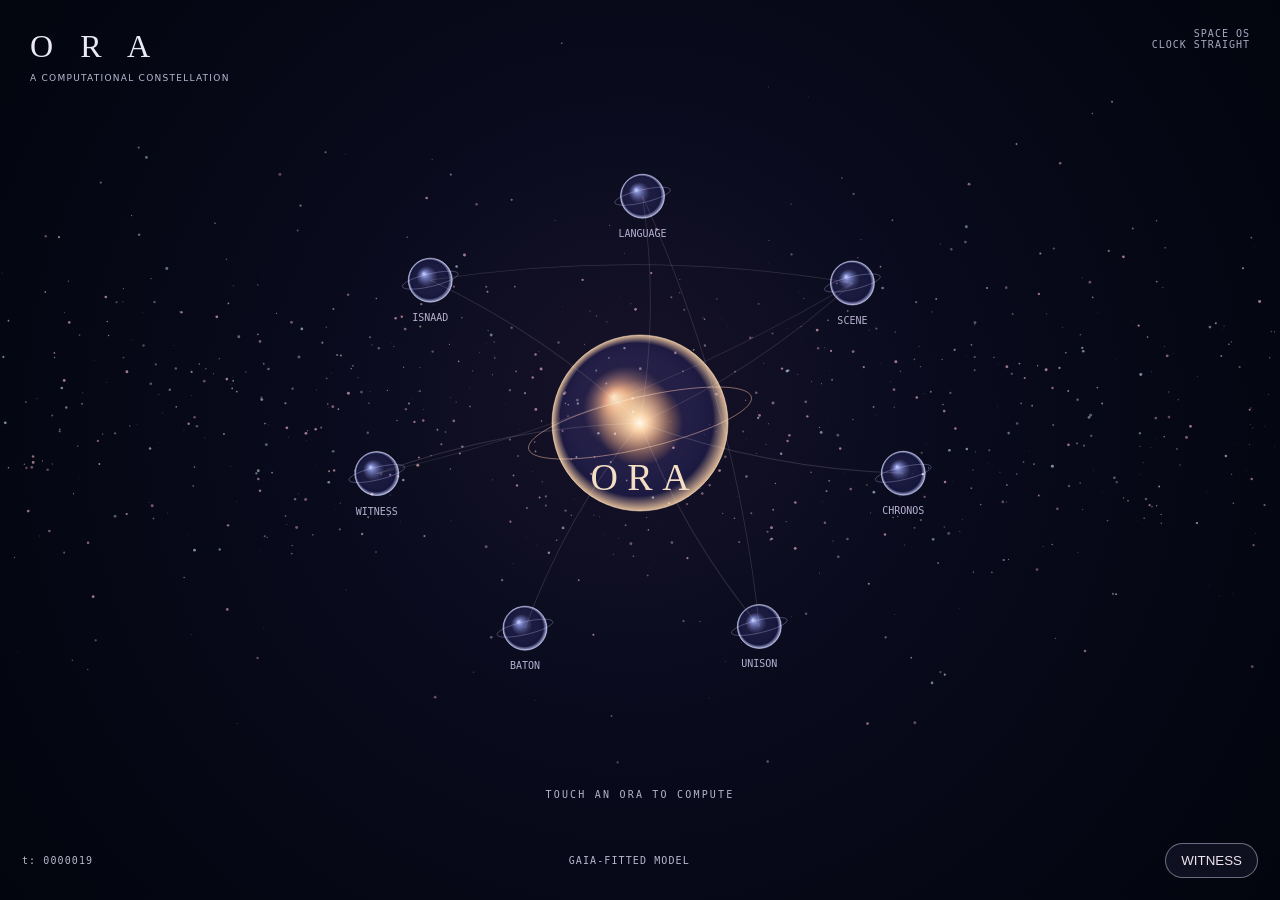
<file: packages/ora-cosmos/web/index.html>
<!doctype html><html lang="en"><head><meta charset="utf-8"><meta name="viewport" content="width=device-width,initial-scale=1,viewport-fit=cover"><meta name="theme-color" content="#040511"><title>ORA Space | Computational Cosmos</title><style>
:root{color-scheme:dark}*{box-sizing:border-box}html,body{width:100%;height:100%;overflow:hidden;overscroll-behavior:none;margin:0;background:#02030a;color:#ece9f7;font-family:system-ui,sans-serif}main{position:fixed;inset:0;overflow:hidden;touch-action:none;background:radial-gradient(ellipse at center,#17132d,#040513 65%,#010208)}canvas{position:absolute;inset:0;width:100%;height:100%;touch-action:none}.top{position:absolute;z-index:2;top:0;left:0;right:0;display:flex;align-items:flex-start;justify-content:space-between;padding:28px 30px;pointer-events:none}.name{font:32px Georgia,serif;letter-spacing:.3em}.name small{font:9px system-ui;letter-spacing:.14em;color:#b9bbd5;display:block;margin-top:8px}.small{font:10px monospace;color:#a9a7c1;letter-spacing:.1em;text-align:right}.foot{position:absolute;bottom:0;left:0;right:0;display:flex;justify-content:space-between;align-items:center;z-index:2;padding:17px 22px max(22px,env(safe-area-inset-bottom));font:10px monospace;letter-spacing:.11em;color:#b8b7cc}.foot button,.box button{background:#151629b3;border:1px solid #d4c5e080;color:#ede4ed;border-radius:28px;padding:9px 15px;cursor:pointer}.guide{position:absolute;z-index:1;bottom:100px;left:50%;transform:translateX(-50%);font:10px monospace;letter-spacing:.22em;color:#b7b3ca;text-align:center;white-space:nowrap}.box{position:absolute;right:22px;top:50%;transform:translateY(-50%);z-index:5;border:1px solid #bfabb482;border-radius:23px;padding:23px;background:#101226e8;max-height:68vh;overflow:auto;width:min(330px,calc(100% - 44px));backdrop-filter:blur(17px);touch-action:pan-y;box-shadow:0 20px 70px #000a}.box[hidden]{display:none}.box h2{font:30px Georgia,serif;margin:5px 0 10px}.box p{font:13px/1.6 system-ui;color:#c6c0d5}.box .tag{font:10px monospace;color:#dfc5a3;line-height:1.7;overflow-wrap:anywhere}.box pre{white-space:pre-wrap;overflow-wrap:anywhere;font:10px/1.5 monospace;color:#ccc8dc;max-height:125px;overflow:auto}.close{float:right}.box button{margin-top:13px}@media(max-width:650px){.top{padding:25px 20px}.name{font-size:27px}.small{font-size:8px}.guide{font-size:9px}.box{bottom:60px;top:auto;left:12px;right:12px;transform:none;width:auto;max-height:41vh;padding:15px 19px}.box h2{font-size:25px}.box p{margin:4px 0}.foot{font-size:9px}}@media(prefers-reduced-motion:reduce){*{animation:none!important}}
</style></head><body><main id="world" aria-label="Computational ORA Space, sky only"><canvas id="sky" aria-hidden="true"></canvas><div class="top"><div class="name">O R A<small>A COMPUTATIONAL CONSTELLATION</small></div><div class="small">SPACE OS<br>CLOCK STRAIGHT</div></div><div id="guide" class="guide">TOUCH AN ORA TO COMPUTE</div><section class="box" id="panel" hidden><button type="button" id="close" class="close" aria-label="Close">x</button><div class="tag" id="kind"></div><h2 id="title">ORA</h2><p id="goal"></p><div class="tag" id="state"></div><button id="compute" type="button">Compute preview</button><pre id="trace" aria-live="polite"></pre></section><footer class="foot"><span id="tick">t: 000000</span><span>GAIA-FITTED MODEL</span><button id="witness" type="button">WITNESS</button></footer></main>
<script>
"use strict";
// Source: akadaan310/isnaad / src/lib/cosmos/stellar.ts & data/sky/astrophysics.json.
// Derived Gaia DR3 FIT parameters; stars below are GENERATED MODEL SAMPLES, NOT Gaia source rows.
const LAW={source:"ISNAAD Gaia DR3 TAP fit",samples:{colorMagnitude:399993,teff:200000,disc:300000},hZPc:121,fitR2:0.977,epoch:2016,truth:"GENERATED_GAIA_FITTED_MODEL"};
const GAIA_DR3_COUNT=1811709771;
const ORAS=[
{id:"ora-sovereign",name:"ORA",role:"SOVEREIGN",op:"govern.constellation",goal:"Govern ORA identity, typed capability grants and continuity",state:"LOCAL_KERNEL"},
{id:"ora-language",name:"Language",role:"ORACLE",op:"language.inspect",goal:"Inspect script forms and grammar under source constraints",state:"LOCAL_PREVIEW"},
{id:"ora-scene",name:"Scene",role:"GENERATOR",op:"scene.generate",goal:"Compose deterministic Space OS scene recipes",state:"LOCAL_PREVIEW"},
{id:"ora-clock",name:"Chronos",role:"CLOCK",op:"clock.sample",goal:"Witness the shared 24 Hz logical timeline",state:"LOCAL_PREVIEW"},
{id:"ora-unison",name:"Unison",role:"COMPILER",op:"grammar.propose",goal:"Propose typed grammars without silently admitting them",state:"LOCAL_PREVIEW"},
{id:"ora-baton",name:"Baton",role:"CONTINUITY",op:"baton.offer",goal:"Negotiate an authenticated handoff and store receipts",state:"UNIMPLEMENTED"},
{id:"ora-witness",name:"Witness",role:"VERIFIER",op:"render.profile",goal:"Measure browser rendering speed without images or screenshots",state:"LOCAL_KERNEL"},
{id:"ora-space",name:"ISNAAD",role:"ASTROPHYSICS",op:"gaia.model",goal:"Explore a measured Gaia-derived galactic population model",state:"LOCAL_PREVIEW"}];
const EDGES=[["ora-sovereign","ora-language"],["ora-sovereign","ora-scene"],["ora-sovereign","ora-clock"],["ora-sovereign","ora-unison"],["ora-sovereign","ora-baton"],["ora-sovereign","ora-witness"],["ora-sovereign","ora-space"],["ora-scene","ora-space"],["ora-unison","ora-language"],["ora-witness","ora-scene"]];
const C=document.getElementById("sky"),ctx=C.getContext("2d",{alpha:false}),T=Math.PI*2;
const $=x=>document.getElementById(x),reduce=matchMedia("(prefers-reduced-motion:reduce)").matches;
const seedRand=(()=>{let x=41729;return()=>{x^=x<<13;x^=x>>>17;x^=x<<5;return(x>>>0)/4294967296}})();
const hist=[[-.4,228],[0,2259],[.4,3796],[.8,19360],[1.2,12868],[1.6,10478],[2,16874],[2.4,35616],[2.8,53708],[3.2,36688],[3.6,8229],[4,1324]];
function colorPick(){let s=hist.reduce((a,z)=>a+z[1],0),t=seedRand()*s;for(const [c,n]of hist){t-=n;if(t<=0)return c}return 1}
const stars=Array.from({length:900},(_,i)=>{let c=colorPick(),a=seedRand()*T,r=Math.sqrt(seedRand())*.72,z=-Math.log(Math.max(1e-8,1-seedRand()))*LAW.hZPc*(seedRand()<.5?-1:1);return{x:.5+Math.cos(a)*r*.9,y:.47+Math.sin(a)*r*.19+z/1700,mag:seedRand(),color:c,phase:seedRand()*T,truth:"GENERATED_NOT_OBSERVED"}});
const record={frameTimes:[],cpuMs:[],errors:0,events:[],last:null,frames:0,dpr:1,started:new Date().toISOString()};
let W=0,H=0,selected=null,shift=0,down=null;
function resize(){W=innerWidth;H=innerHeight;record.dpr=Math.min(devicePixelRatio||1,W<700?1.3:1.6);C.width=Math.round(W*record.dpr);C.height=Math.round(H*record.dpr);ctx.setTransform(record.dpr,0,0,record.dpr,0,0);record.events.push({kind:"resize",w:W,h:H})}resize();addEventListener("resize",resize);
const start=performance.now();
function pos(i,t){if(i===0)return{x:W*.5,y:H*.47};const a=-Math.PI/2+(i-1)*T/(ORAS.length-1)+shift+(reduce?0:.01*Math.sin(t*.17+i));let r=Math.min(W*.41,H*.3);return{x:W*.5+Math.cos(a)*r,y:H*.47+Math.sin(a)*r*.84}}
function orb(x,y,r,core,t){ctx.save();ctx.globalCompositeOperation="screen";const g=ctx.createRadialGradient(x-r*.3,y-r*.3,0,x,y,r);g.addColorStop(0,core?"#fbe5bd":"#ced2ff");g.addColorStop(.12,core?"#df9b6a":"#7a83c6");g.addColorStop(.5,"#1e1c4188");g.addColorStop(.87,"#0a0a1f");g.addColorStop(1,core?"#ddb584":"#afb4e4");ctx.fillStyle=g;ctx.beginPath();ctx.arc(x,y,r,0,T);ctx.fill();ctx.strokeStyle=core?"#e7c69890":"#acafd899";ctx.beginPath();ctx.arc(x,y,r,0,T);ctx.stroke();ctx.strokeStyle=core?"#ce9b7399":"#9495d560";ctx.beginPath();ctx.ellipse(x,y,r*1.3,r*.29,-.23,0,T);ctx.stroke();if(core){const b=ctx.createRadialGradient(x,y,0,x,y,r*.49);b.addColorStop(0,"#fff5d8");b.addColorStop(.2,"#f4bd78");b.addColorStop(1,"#eb8b2a00");ctx.fillStyle=b;ctx.beginPath();ctx.arc(x,y,r*.5,0,T);ctx.fill()}ctx.restore()}
function draw(t){const b=ctx.createRadialGradient(W*.49,H*.43,0,W*.5,H*.5,Math.max(W,H)*.8);b.addColorStop(0,"#171229");b.addColorStop(.3,"#090b1d");b.addColorStop(.78,"#02040d");b.addColorStop(1,"#010107");ctx.fillStyle=b;ctx.fillRect(0,0,W,H);
ctx.save();for(const s of stars){const a=reduce?1:.7+.3*Math.sin(s.phase+t*(.09+.13*s.mag)),x=s.x*W,y=s.y*H;if(x<0||x>W||y<0||y>H)continue;ctx.fillStyle=`rgba(${s.color>2?255:202},${s.color>2?195:225},${s.color<1?245:209},${(.18+.44*a).toFixed(3)})`;ctx.beginPath();ctx.arc(x,y,.25+1.25*(1-s.mag),0,T);ctx.fill()}ctx.restore();
const nodes=ORAS.map((o,i)=>pos(i,t)),center=nodes[0];
ctx.save();ctx.globalCompositeOperation="screen";for(const [from,to]of EDGES){const i=ORAS.findIndex(x=>x.id===from),j=ORAS.findIndex(x=>x.id===to),a=nodes[i],b=nodes[j];if(!a||!b)continue;ctx.strokeStyle=(selected===from||selected===to)?"#efd1a688":"#d5bcb72e";ctx.lineWidth=selected===from||selected===to?1.35:.8;ctx.beginPath();ctx.moveTo(a.x,a.y);ctx.quadraticCurveTo((a.x+b.x)/2-(b.y-a.y)*.08,(a.y+b.y)/2+(b.x-a.x)*.08,b.x,b.y);ctx.stroke()}ctx.restore();
for(let i=1;i<nodes.length;i++){const p=nodes[i],r=Math.min(22,Math.min(W,H)*.047);orb(p.x,p.y,r,false,t);ctx.fillStyle=selected===ORAS[i].id?"#f5dab1":"#b7b0d0";ctx.textAlign="center";ctx.font="10px monospace";ctx.fillText(ORAS[i].name.toUpperCase(),p.x,p.y+r+19)}
const r=Math.min(88,Math.min(W,H)*.16);orb(center.x,center.y,r,true,t);ctx.textAlign="center";ctx.font=`${W<650?26:38}px Georgia,serif`;ctx.fillStyle="#f4dfc4";ctx.fillText("O R A",center.x,center.y+r*.76)}
function hit(x,y,t){let best=null;ORAS.forEach((o,i)=>{let p=pos(i,t),d=Math.hypot(x-p.x,y-p.y),r=i===0?90:38;if(d<r&&(!best||d<best.d))best={o,d}});return best&&best.o}
function show(o){selected=o.id;$("panel").hidden=false;$("title").textContent=o.name;$("kind").textContent=o.role+" · "+o.op;$("goal").textContent=o.goal;$("state").textContent=o.id+" / "+o.state;$("trace").textContent="";record.events.push({kind:"select",id:o.id});$("guide").textContent="ORA MACHINE · "+o.role}
$("close").onclick=()=>{$("panel").hidden=true;selected=null};$("witness").onclick=()=>show(ORAS[6]);
$("compute").onclick=async()=>{const o=ORAS.find(o=>o.id===selected);if(!o)return;if(o.id==="ora-witness"){$("trace").textContent="MEASURING 5 SECONDS · NO SCREENSHOTS";const result=await benchmark(5000);$("trace").textContent=JSON.stringify(result,null,2);return;}const t=Math.max(0,Math.floor((performance.now()-start)*.024));$("trace").textContent=JSON.stringify({ora:o.id,operator:o.op,clock_tick:t,effect:"NONE",status:o.state==="UNIMPLEMENTED"?"ADAPTER_REQUIRED":"PREVIEW_ONLY",source:o.id==="ora-space"?LAW.source:"LOCAL_CONTRACT"},null,2)};
C.addEventListener("pointerdown",e=>down={x:e.clientX,y:e.clientY,shift});
C.addEventListener("pointermove",e=>{if(down&&Math.abs(e.clientX-down.x)>10)shift=down.shift+(e.clientX-down.x)/Math.max(W,200)*.7});
C.addEventListener("pointerup",e=>{const d=down;down=null;if(d&&Math.hypot(e.clientX-d.x,e.clientY-d.y)>15)return;const o=hit(e.clientX,e.clientY,Math.max(0,(performance.now()-start)/1000));if(o)show(o);else{$("panel").hidden=true;selected=null}});
function report(){const sorted=record.frameTimes.slice().sort((a,b)=>a-b),cpu=record.cpuMs.slice().sort((a,b)=>a-b),pick=(a,q)=>a.length?a[Math.max(0,Math.ceil(q*a.length)-1)]:null,med=pick(sorted,.5);return{schema:"ora.render-witness/0.6",frames:record.frames,p50_ms:med,p95_ms:pick(sorted,.95),draw_p95_ms:pick(cpu,.95),estimated_fps:med?Math.round(1000/med):0,frames_over_50ms:sorted.filter(x=>x>50).length,errors:record.errors,canvas_dpr:record.dpr,model_stars:stars.length,screenshots:0,source:LAW.source,real_gpu_measurement:false}}
function benchmark(ms=5000){const duration=Math.max(1000,Math.min(60000,Math.floor(Number(ms)||5000)));const before=record.frames;return new Promise(resolve=>setTimeout(()=>{const stats=report();resolve({...stats,requestedDurationMs:duration,framesInTest:record.frames-before,passes:{noErrors:stats.errors===0,noLongStalls:stats.p95_ms!==null&&stats.p95_ms<50,hasAnimation:record.frames-before>=Math.max(8,Math.floor(duration/80)),noScreenshots:true},benchmarkTruth:"MEASURED_IN_BROWSER_NOT_GPU_TIMER_QUERY"})},duration))}
function frame(now){if(document.visibilityState==="hidden"){record.last=now;requestAnimationFrame(frame);return}const startDraw=performance.now();const seconds=Math.max(0,(now-start)/1000);try{draw(reduce?0:seconds)}catch(e){record.errors++;record.events.push({kind:"error",message:String(e)});return}const cost=performance.now()-startDraw;if(record.last!==null){record.frameTimes.push(now-record.last);record.cpuMs.push(cost);if(record.frameTimes.length>1800){record.frameTimes.shift();record.cpuMs.shift()}}record.last=now;record.frames++;if(record.frames%24===0)$("tick").textContent="t: "+String(Math.floor(seconds*24)).padStart(7,"0");requestAnimationFrame(frame)}requestAnimationFrame(frame);
window.ORA_SPACE={version:"cosmos/0.6",oraCount:ORAS.length,graphEdges:EDGES,gaiaCatalogCount:GAIA_DR3_COUNT,gaiaFit:LAW,diagnostics:report,benchmark,inspect:id=>{const o=ORAS.find(o=>o.id===id);if(o)show(o);return o},compute:id=>{const o=ORAS.find(o=>o.id===id);return o?{ora:o.id,status:o.state,effect:"NONE"}:null}};
addEventListener("error",()=>record.errors++);
</script></main></body></html>
</file>
